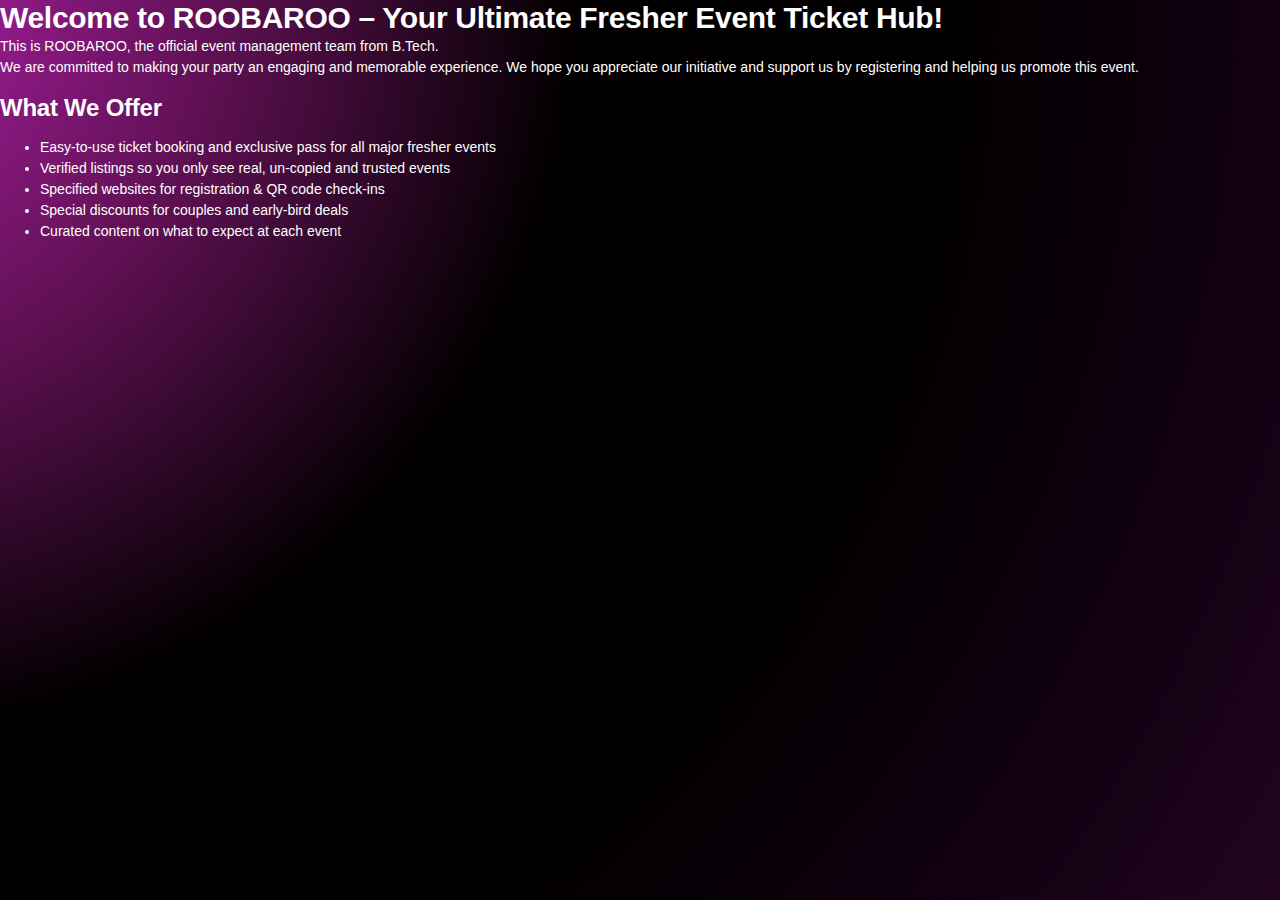
<file: index.html>
<!DOCTYPE html>
<html lang="en">
<head>
  <meta charset="UTF-8">
  <meta name="viewport" content="width=device-width, initial-scale=1.0">
  <title>ROOBAROO – Your Ultimate Fresher Event Ticket Hub!</title>
  <link rel="stylesheet" href="style.css">
</head>
<body>
  <h1>Welcome to ROOBAROO – Your Ultimate Fresher Event Ticket Hub!</h1>
  <p>This is ROOBAROO, the official event management team from B.Tech.<br>
  We are committed to making your party an engaging and memorable experience. We hope you appreciate our initiative and support us by registering and helping us promote this event.</p>
  <h2>What We Offer</h2>
  <ul>
    <li>Easy-to-use ticket booking and exclusive pass for all major fresher events</li>
    <li>Verified listings so you only see real, un-copied and trusted events</li>
    <li>Specified websites for registration & QR code check-ins</li>
    <li>Special discounts for couples and early-bird deals</li>
    <li>Curated content on what to expect at each event</li>
  </ul>
  <!-- Add div containers for pages, forms, etc. as coded in your JS -->
  <script src="app.js"></script>
</body>
</html>
</file>
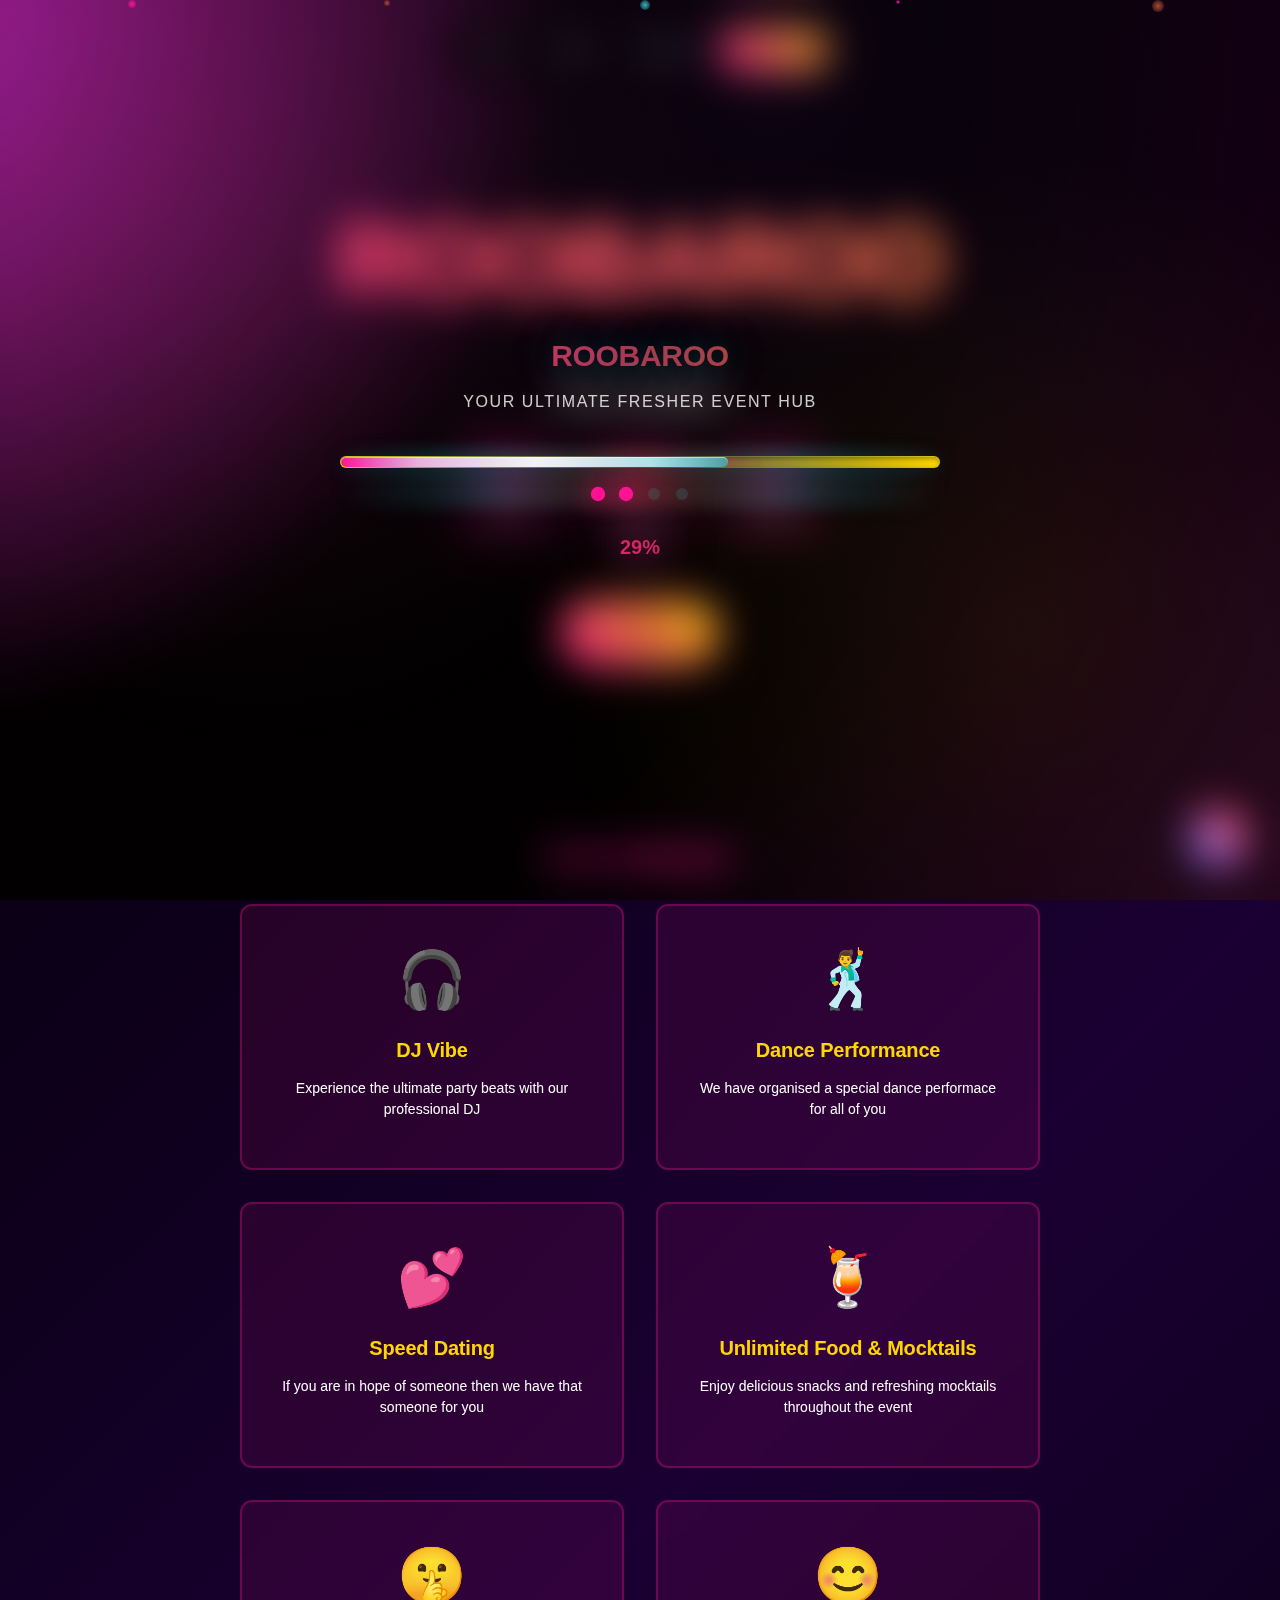
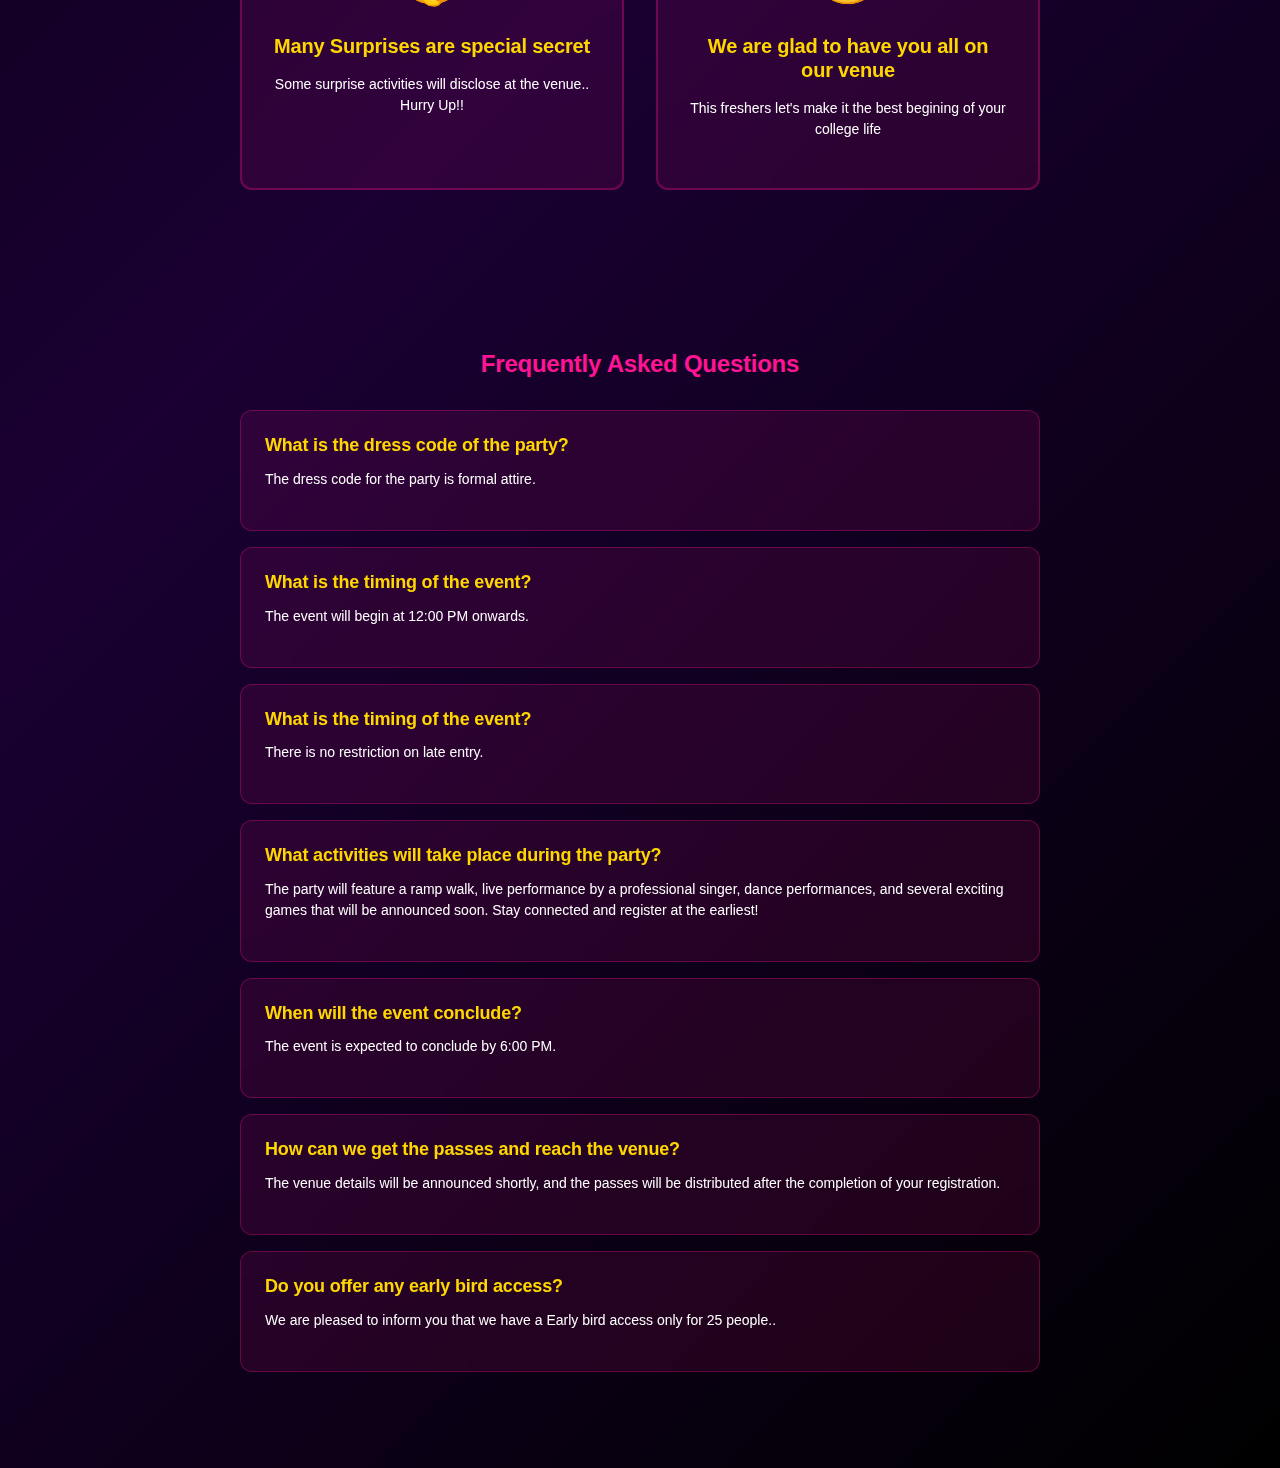
<file: index .html>
<!DOCTYPE html>
<html lang="en">
<head>
    <meta charset="UTF-8">
    <meta name="viewport" content="width=device-width, initial-scale=1.0">
    <title>ROOBAROO - Freshers' Party</title>
    <link rel="stylesheet" href="style.css">
</head>
<body>
    <!-- Cursor glow effect -->
   
    <!--  NEW enhanced loading screen structure -->
<div id="loading-screen" class="loading-screen">
    <!-- Enhanced Loading Particles -->
    <div class="loading-particles">
        <div class="particle"></div>
        <div class="particle"></div>
        <div class="particle"></div>
        <div class="particle"></div>
        <div class="particle"></div>
    </div>
    
    <div class="loading-container">
        <div class="loading-brand">
            <h1 class="loading-title">ROOBAROO</h1>
            <p class="loading-subtitle">Your Ultimate Fresher Event Hub</p>
        </div>
        
        <!-- Sexy Modern Loading Bar -->
        <div class="loading-bar-container">
            <!-- Neon Glow Effect Background -->
            <div class="loading-bar-glow"></div>
            
            <!-- Main Loading Bar Track -->
            <div class="loading-bar-track">
                <div id="loading-bar-fill" class="loading-bar-fill"></div>
            </div>
            
            <!-- Progress Indication Dots -->
            <div class="progress-dots">
                <div class="progress-dot"></div>
                <div class="progress-dot"></div>
                <div class="progress-dot"></div>
                <div class="progress-dot"></div>
            </div>
        </div>
        
        <!-- Enhanced Percentage Display -->
        <div id="loading-percentage" class="loading-percentage">0%</div>
    </div>
</div>

    <!-- Navigation Ribbon -->
    <nav class="nav-ribbon">
        <div class="nav-ribbon-container">
            <a href="#" class="nav-pill" data-page="home">Home</a>
            <a href="#" class="nav-pill" data-page="about">About</a>
            <a href="#" class="nav-pill" data-page="contact">Contact Us</a>
            <button class="nav-pill book-now-pill" data-page="registration">Book Now</button>
        </div>
    </nav>

    <!-- Instagram Button -->
    <div class="instagram-button">
        <a href="https://www.instagram.com/roobar.oo/" target="_blank">
            <svg viewBox="0 0 24 24" width="24" height="24">
                <path fill="currentColor" d="M12 2.163c3.204 0 3.584.012 4.85.07 3.252.148 4.771 1.691 4.919 4.919.058 1.265.069 1.645.069 4.849 0 3.205-.012 3.584-.069 4.849-.149 3.225-1.664 4.771-4.919 4.919-1.266.058-1.644.07-4.85.07-3.204 0-3.584-.012-4.849-.07-3.26-.149-4.771-1.699-4.919-4.92-.058-1.265-.07-1.644-.07-4.849 0-3.204.013-3.583.07-4.849.149-3.227 1.664-4.771 4.919-4.919 1.266-.057 1.645-.069 4.849-.069zm0-2.163c-3.259 0-3.667.014-4.947.072-4.358.2-6.78 2.618-6.98 6.98-.059 1.281-.073 1.689-.073 4.948 0 3.259.014 3.668.072 4.948.2 4.358 2.618 6.78 6.98 6.98 1.281.058 1.689.072 4.948.072 3.259 0 3.668-.014 4.948-.072 4.354-.2 6.782-2.618 6.979-6.98.059-1.28.073-1.689.073-4.948 0-3.259-.014-3.667-.072-4.947-.196-4.354-2.617-6.78-6.979-6.98-1.281-.059-1.69-.073-4.949-.073zm0 5.838c-3.403 0-6.162 2.759-6.162 6.162s2.759 6.163 6.162 6.163 6.162-2.759 6.162-6.163c0-3.403-2.759-6.162-6.162-6.162zm0 10.162c-2.209 0-4-1.79-4-4 0-2.209 1.791-4 4-4s4 1.791 4 4c0 2.21-1.791 4-4 4zm6.406-11.845c-.796 0-1.441.645-1.441 1.44s.645 1.44 1.441 1.44c.795 0 1.439-.645 1.439-1.44s-.644-1.44-1.439-1.44z"/>
            </svg>
        </a>
    </div>

    <!-- Page 1 - Home -->
    <div id="home" class="page active">
        <div class="hero-section">
            <h1 class="main-title">ROOBAROO</h1>
            <div class="countdown-container">
                <h2>Event Countdown</h2>
                <div class="countdown-timer" id="countdown-timer">
                    <div class="time-unit">
                        <span class="time-value" id="hours">00</span>
                        <span class="time-label">Hours</span>
                    </div>
                    <div class="time-unit">
                        <span class="time-value" id="minutes">00</span>
                        <span class="time-label">Minutes</span>
                    </div>
                    <div class="time-unit">
                        <span class="time-value" id="seconds">00</span>
                        <span class="time-label">Seconds</span>
                    </div>
                </div>
            </div>
            <button class="lets-go-btn" data-page="registration">LET'S GO!</button>
        </div>

        <div class="event-highlights">
            <h2>Event Highlights</h2>
            <div class="activities-grid">
                <div class="activity-card">
                    <div class="activity-icon">🎧</div>
                    <h3>DJ Vibe</h3>
                    <p>Experience the ultimate party beats with our professional DJ</p>
                </div>
                <div class="activity-card">
                    <div class="activity-icon">🕺</div> 
                    <h3>Dance Performance</h3>
                    <p>We have organised a special dance performace for all of you</p>

                </div>
                <div class="activity-card">
                    <div class="activity-icon">💕</div>
                        <h3>Speed Dating</h3>
                     <p>If you are in hope of someone then we have that someone for you</p>
                        
                    

                </div>
                <div class="activity-card">
                    <div class="activity-icon">🍹</div>
                    <h3>Unlimited Food & Mocktails</h3>
                    <p>Enjoy delicious snacks and refreshing mocktails throughout the event</p>
                </div>
                
                <div class="activity-card">
                    <div class="activity-icon">🤫</div>
                    <h3>Many Surprises are special secret</h3>
                    <p>Some surprise activities will disclose at the venue.. Hurry Up!!</p>
                </div>
                <div class="activity-card">
                    <div class="activity-icon">😊</div>
                    <h3>We are glad to have you all on our venue</h3>
                    <p>This freshers let's make it the best begining of your college life</p>
                </div>
            </div>
        </div>

        <div class="faq-section">
            <h2>Frequently Asked Questions</h2>
            <div class="faq-list">
                <div class="faq-item">
                    <h4>What is the dress code of the party?</h4>
                    <p>The dress code for the party is formal attire.</p>
                </div>
                <div class="faq-item">
                    <h4>What is the timing of the event?</h4>
                    <p>The event will begin at 12:00 PM onwards.</p>
                </div>
                <div class="faq-item">
                    <h4>What is the timing of the event?</h4>
                    <p>There is no restriction on late entry.</p>
                </div>
                <div class="faq-item">
                    <h4>What activities will take place during the party?</h4>
                    <p>The party will feature a ramp walk, live performance by a professional singer, dance performances, and several exciting games that will be announced soon. Stay connected and register at the earliest!</p>
                </div>
                <div class="faq-item">
                    <h4>When will the event conclude?</h4>
                    <p>The event is expected to conclude by 6:00 PM.</p>
                </div>
                <div class="faq-item">
                    <h4>How can we get the passes and reach the venue?</h4>
                    <p>The venue details will be announced shortly, and the passes will be distributed after the completion of your registration.</p>
                </div>
                 <div class="faq-item">
                    <h4>Do you offer any early bird access?</h4>
                    <p>We are pleased to inform you that we have a Early bird access only for 25 people..</p>
                </div>
            </div>
        </div>
    </div>

    <!-- Page 2 - About -->
    <div id="about" class="page">
        <div class="page-content">
            
            <div class="about-container">
        
                <h2>Welcome to ROOBAROO – Your Ultimate Fresher Event Ticket Hub!</h2>
                <h2>This is ROOBAROO, the official event management team from B.Tech. We are committed to making your party an engaging and memorable experience. We sincerely hope you appreciate our initiative and extend your support by registering and helping us promote this event.</h2>
                
                <div class="features-section">
                    <h3>What We Offer</h3>
                    <ul class="features-list">
                        <li>Easy-to-use ticket booking and exclusive pass for all major fresher events</li>
                        <li>Verified listings so you only see real,uncopied and trusted events</li>
                        <li>Specified websites for registration & QR code check-ins</li>
                        <li>Special discounts for couples and early-bird deals</li>
                        <li>Curated content on what to expect at each event</li>
                    </ul>
                </div>
                <div class="decorative-elements">
                    <div class="party-flag">🎌</div>
                    <div class="wine-glass">🍷</div>

                </div>
            </div>
        </div>
    </div>

    <!-- Page 3 - Contact -->
    <div id="contact" class="page">
        <div class="page-content">
            
            <div class="contact-container">
                <h2>Get in Touch with Us</h2>
                <div class="contact-info">
                    <div class="contact-item">
                        <strong>Email:</strong> events.roobaroo@gmail.com
                    </div>
                    <div class="contact-item">
                        <strong>Phone:</strong> +91-7011116088 - Sushant Singh Negi(host)
                    </div>
                    <div class="contact-item">
                        <strong>Instagram:</strong> @roobar.oo,
                         Click the instagram-button and follow us!!
                    </div>
                </div>
                <div class="musical-notes">
                    <div class="note">♪</div>
                    <div class="note">♫</div>
                    <div class="note">♪</div>
                </div>
            </div>
        </div>
    </div>

    <!-- Page 4 - Registration -->
    <div id="registration" class="page registration-page">
        <div class="stars-background"></div>
        <div class="page-content">
            
            <form id="registration-form" class="registration-form">
                <div class="form-group">
                    <label for="name" class="form-label">Name</label>
                    <input type="text" id="name" name="name" class="form-control" required>
                    <div class="error-message" id="name-error"></div>
                </div>
                
                <div class="form-group">
                    <label for="email" class="form-label">Email ID</label>
                    <input type="email" id="email" name="email" class="form-control" required>
                    <div class="error-message" id="email-error"></div>
                </div>
                
                <div class="form-group">
                    <label for="phone" class="form-label">Phone Number</label>
                    <input type="tel" id="phone" name="phone" class="form-control" required>
                    <div class="error-message" id="phone-error"></div>
                </div>
                
                <div class="form-group">
                    <label class="form-label">Status</label>
                    <div class="status-options">
                        <label class="status-option">
                            <input type="radio" name="status" value="single" required>
                            <span class="status-button">Single</span>
                        </label>
                        <label class="status-option">
                            <input type="radio" name="status" value="couple" required>
                            <span class="status-button">Couple</span>
                        </label>
                    </div>
                    <div class="error-message" id="status-error"></div>
                </div>
                
                <button type="submit" class="btn btn--primary registration-submit">Submit</button>
            </form>
        </div>
        <div id="success-popup" class="success-popup hidden">
            <p>Thank you for your successful registration</p>
        </div>
    </div>

    <!-- Page 5 - Payment -->
    <div id="payment" class="page payment-page">
        <div class="page-content">
            <h1>Payment</h1>
            <div class="payment-container">
                <div class="payment-section">
                    <h3>Section 1: Payment QR Code</h3>
                     <div class="price-display" id="price-display">₹799</div>
                    <div class="qr-section">
                        <div class="qr-code-large">
                                <img src="qr code.png" alt="qr code" style="width:200px; height:200px; border-radius:30px;"> 
                            
                                
                        </div>
                      
                        
                     </div>
                       
                    </div>
                </div>
                
                <div class="payment-section">
                    
            
                    
                    <h3>Section 2: Submit Transaction Proof</h3>
                    <div class="upload-section">
                        <label for="transaction-proof" class="upload-label">
                            Submit the transaction proof here
                        </label>
                        <input type="file" id="transaction-proof" accept="image/*" class="file-input">
                        <button id="complete-payment" class="btn btn--primary">Complete Payment</button>
                    </div>
                </div>
            </div>
        </div>
        <div id="payment-success" class="payment-success hidden">
            <div class="fireworks"></div>
            <div class="success-message">
                <p>Thank You for your registration. Your pass is waiting for you. Collect it from 303. Or contact to any 2nd year btech  batch</p>
            </div>
        </div>
    </div>

    <script src="app.js"></script>
</body>
</html>
</file>
<file: style.css>
:root {
  /* Primitive Color Tokens */
  --color-white: rgba(255, 255, 255, 1);
  --color-black: rgba(0, 0, 0, 1);
  --color-cream-50: rgba(252, 252, 249, 1);
  --color-cream-100: rgba(255, 255, 253, 1);
  --color-gray-200: rgba(245, 245, 245, 1);
  --color-gray-300: rgba(167, 169, 169, 1);
  --color-gray-400: rgba(119, 124, 124, 1);
  --color-slate-500: rgba(98, 108, 113, 1);
  --color-brown-600: rgba(94, 82, 64, 1);
  --color-charcoal-700: rgba(31, 33, 33, 1);
  --color-charcoal-800: rgba(38, 40, 40, 1);
  --color-slate-900: rgba(19, 52, 59, 1);
  --color-teal-300: rgba(50, 184, 198, 1);
  --color-teal-400: rgba(45, 166, 178, 1);
  --color-teal-500: rgba(33, 128, 141, 1);
  --color-teal-600: rgba(29, 116, 128, 1);
  --color-teal-700: rgba(26, 104, 115, 1);
  --color-teal-800: rgba(41, 150, 161, 1);
  --color-red-400: rgba(255, 84, 89, 1);
  --color-red-500: rgba(192, 21, 47, 1);
  --color-orange-400: rgba(230, 129, 97, 1);
  --color-orange-500: rgba(168, 75, 47, 1);

  /* RGB versions for opacity control */
  --color-brown-600-rgb: 94, 82, 64;
  --color-teal-500-rgb: 33, 128, 141;
  --color-slate-900-rgb: 19, 52, 59;
  --color-slate-500-rgb: 98, 108, 113;
  --color-red-500-rgb: 192, 21, 47;
  --color-red-400-rgb: 255, 84, 89;
  --color-orange-500-rgb: 168, 75, 47;
  --color-orange-400-rgb: 230, 129, 97;

  /* Background color tokens (Light Mode) */
  --color-bg-1: rgba(59, 130, 246, 0.08); /* Light blue */
  --color-bg-2: rgba(245, 158, 11, 0.08); /* Light yellow */
  --color-bg-3: rgba(34, 197, 94, 0.08); /* Light green */
  --color-bg-4: rgba(239, 68, 68, 0.08); /* Light red */
  --color-bg-5: rgba(147, 51, 234, 0.08); /* Light purple */
  --color-bg-6: rgba(249, 115, 22, 0.08); /* Light orange */
  --color-bg-7: rgba(236, 72, 153, 0.08); /* Light pink */
  --color-bg-8: rgba(6, 182, 212, 0.08); /* Light cyan */

  /* Semantic Color Tokens (Light Mode) */
  --color-background: var(--color-cream-50);
  --color-surface: var(--color-cream-100);
  --color-text: var(--color-slate-900);
  --color-text-secondary: var(--color-slate-500);
  --color-primary: var(--color-teal-500);
  --color-primary-hover: var(--color-teal-600);
  --color-primary-active: var(--color-teal-700);
  --color-secondary: rgba(var(--color-brown-600-rgb), 0.12);
  --color-secondary-hover: rgba(var(--color-brown-600-rgb), 0.2);
  --color-secondary-active: rgba(var(--color-brown-600-rgb), 0.25);
  --color-border: rgba(var(--color-brown-600-rgb), 0.2);
  --color-btn-primary-text: var(--color-cream-50);
  --color-card-border: rgba(var(--color-brown-600-rgb), 0.12);
  --color-card-border-inner: rgba(var(--color-brown-600-rgb), 0.12);
  --color-error: var(--color-red-500);
  --color-success: var(--color-teal-500);
  --color-warning: var(--color-orange-500);
  --color-info: var(--color-slate-500);
  --color-focus-ring: rgba(var(--color-teal-500-rgb), 0.4);
  --color-select-caret: rgba(var(--color-slate-900-rgb), 0.8);

  /* Common style patterns */
  --focus-ring: 0 0 0 3px var(--color-focus-ring);
  --focus-outline: 2px solid var(--color-primary);
  --status-bg-opacity: 0.15;
  --status-border-opacity: 0.25;
  --select-caret-light: url("data:image/svg+xml,%3Csvg xmlns='http://www.w3.org/2000/svg' width='16' height='16' viewBox='0 0 24 24' fill='none' stroke='%23134252' stroke-width='2' stroke-linecap='round' stroke-linejoin='round'%3E%3Cpolyline points='6 9 12 15 18 9'%3E%3C/polyline%3E%3C/svg%3E");
  --select-caret-dark: url("data:image/svg+xml,%3Csvg xmlns='http://www.w3.org/2000/svg' width='16' height='16' viewBox='0 0 24 24' fill='none' stroke='%23f5f5f5' stroke-width='2' stroke-linecap='round' stroke-linejoin='round'%3E%3Cpolyline points='6 9 12 15 18 9'%3E%3C/polyline%3E%3C/svg%3E");

  /* RGB versions for opacity control */
  --color-success-rgb: 33, 128, 141;
  --color-error-rgb: 192, 21, 47;
  --color-warning-rgb: 168, 75, 47;
  --color-info-rgb: 98, 108, 113;

  /* Typography */
  --font-family-base: "FKGroteskNeue", "Geist", "Inter", -apple-system,
    BlinkMacSystemFont, "Segoe UI", Roboto, sans-serif;
  --font-family-mono: "Berkeley Mono", ui-monospace, SFMono-Regular, Menlo,
    Monaco, Consolas, monospace;
  --font-size-xs: 11px;
  --font-size-sm: 12px;
  --font-size-base: 14px;
  --font-size-md: 14px;
  --font-size-lg: 16px;
  --font-size-xl: 18px;
  --font-size-2xl: 20px;
  --font-size-3xl: 24px;
  --font-size-4xl: 30px;
  --font-weight-normal: 400;
  --font-weight-medium: 500;
  --font-weight-semibold: 550;
  --font-weight-bold: 600;
  --line-height-tight: 1.2;
  --line-height-normal: 1.5;
  --letter-spacing-tight: -0.01em;

  /* Spacing */
  --space-0: 0;
  --space-1: 1px;
  --space-2: 2px;
  --space-4: 4px;
  --space-6: 6px;
  --space-8: 8px;
  --space-10: 10px;
  --space-12: 12px;
  --space-16: 16px;
  --space-20: 20px;
  --space-24: 24px;
  --space-32: 32px;

  /* Border Radius */
  --radius-sm: 6px;
  --radius-base: 8px;
  --radius-md: 10px;
  --radius-lg: 12px;
  --radius-full: 9999px;

  /* Shadows */
  --shadow-xs: 0 1px 2px rgba(0, 0, 0, 0.02);
  --shadow-sm: 0 1px 3px rgba(0, 0, 0, 0.04), 0 1px 2px rgba(0, 0, 0, 0.02);
  --shadow-md: 0 4px 6px -1px rgba(0, 0, 0, 0.04),
    0 2px 4px -1px rgba(0, 0, 0, 0.02);
  --shadow-lg: 0 10px 15px -3px rgba(0, 0, 0, 0.04),
    0 4px 6px -2px rgba(0, 0, 0, 0.02);
  --shadow-inset-sm: inset 0 1px 0 rgba(255, 255, 255, 0.15),
    inset 0 -1px 0 rgba(0, 0, 0, 0.03);

  /* Animation */
  --duration-fast: 150ms;
  --duration-normal: 250ms;
  --ease-standard: cubic-bezier(0.16, 1, 0.3, 1);

  /* Layout */
  --container-sm: 640px;
  --container-md: 768px;
  --container-lg: 1024px;
  --container-xl: 1280px;
}

/* Dark mode colors */
@media (prefers-color-scheme: dark) {
  :root {
    /* RGB versions for opacity control (Dark Mode) */
    --color-gray-400-rgb: 119, 124, 124;
    --color-teal-300-rgb: 50, 184, 198;
    --color-gray-300-rgb: 167, 169, 169;
    --color-gray-200-rgb: 245, 245, 245;

    /* Background color tokens (Dark Mode) */
    --color-bg-1: rgba(29, 78, 216, 0.15); /* Dark blue */
    --color-bg-2: rgba(180, 83, 9, 0.15); /* Dark yellow */
    --color-bg-3: rgba(21, 128, 61, 0.15); /* Dark green */
    --color-bg-4: rgba(185, 28, 28, 0.15); /* Dark red */
    --color-bg-5: rgba(107, 33, 168, 0.15); /* Dark purple */
    --color-bg-6: rgba(194, 65, 12, 0.15); /* Dark orange */
    --color-bg-7: rgba(190, 24, 93, 0.15); /* Dark pink */
    --color-bg-8: rgba(8, 145, 178, 0.15); /* Dark cyan */

    /* Semantic Color Tokens (Dark Mode) */
    --color-background: var(--color-charcoal-700);
    --color-surface: var(--color-charcoal-800);
    --color-text: var(--color-gray-200);
    --color-text-secondary: rgba(var(--color-gray-300-rgb), 0.7);
    --color-primary: var(--color-teal-300);
    --color-primary-hover: var(--color-teal-400);
    --color-primary-active: var(--color-teal-800);
    --color-secondary: rgba(var(--color-gray-400-rgb), 0.15);
    --color-secondary-hover: rgba(var(--color-gray-400-rgb), 0.25);
    --color-secondary-active: rgba(var(--color-gray-400-rgb), 0.3);
    --color-border: rgba(var(--color-gray-400-rgb), 0.3);
    --color-error: var(--color-red-400);
    --color-success: var(--color-teal-300);
    --color-warning: var(--color-orange-400);
    --color-info: var(--color-gray-300);
    --color-focus-ring: rgba(var(--color-teal-300-rgb), 0.4);
    --color-btn-primary-text: var(--color-slate-900);
    --color-card-border: rgba(var(--color-gray-400-rgb), 0.2);
    --color-card-border-inner: rgba(var(--color-gray-400-rgb), 0.15);
    --shadow-inset-sm: inset 0 1px 0 rgba(255, 255, 255, 0.1),
      inset 0 -1px 0 rgba(0, 0, 0, 0.15);
    --button-border-secondary: rgba(var(--color-gray-400-rgb), 0.2);
    --color-border-secondary: rgba(var(--color-gray-400-rgb), 0.2);
    --color-select-caret: rgba(var(--color-gray-200-rgb), 0.8);

    /* Common style patterns - updated for dark mode */
    --focus-ring: 0 0 0 3px var(--color-focus-ring);
    --focus-outline: 2px solid var(--color-primary);
    --status-bg-opacity: 0.15;
    --status-border-opacity: 0.25;
    --select-caret-light: url("data:image/svg+xml,%3Csvg xmlns='http://www.w3.org/2000/svg' width='16' height='16' viewBox='0 0 24 24' fill='none' stroke='%23134252' stroke-width='2' stroke-linecap='round' stroke-linejoin='round'%3E%3Cpolyline points='6 9 12 15 18 9'%3E%3C/polyline%3E%3C/svg%3E");
    --select-caret-dark: url("data:image/svg+xml,%3Csvg xmlns='http://www.w3.org/2000/svg' width='16' height='16' viewBox='0 0 24 24' fill='none' stroke='%23f5f5f5' stroke-width='2' stroke-linecap='round' stroke-linejoin='round'%3E%3Cpolyline points='6 9 12 15 18 9'%3E%3C/polyline%3E%3C/svg%3E");

    /* RGB versions for dark mode */
    --color-success-rgb: var(--color-teal-300-rgb);
    --color-error-rgb: var(--color-red-400-rgb);
    --color-warning-rgb: var(--color-orange-400-rgb);
    --color-info-rgb: var(--color-gray-300-rgb);
  }
}

/* Data attribute for manual theme switching */
[data-color-scheme="dark"] {
  /* RGB versions for opacity control (dark mode) */
  --color-gray-400-rgb: 119, 124, 124;
  --color-teal-300-rgb: 50, 184, 198;
  --color-gray-300-rgb: 167, 169, 169;
  --color-gray-200-rgb: 245, 245, 245;

  /* Colorful background palette - Dark Mode */
  --color-bg-1: rgba(29, 78, 216, 0.15); /* Dark blue */
  --color-bg-2: rgba(180, 83, 9, 0.15); /* Dark yellow */
  --color-bg-3: rgba(21, 128, 61, 0.15); /* Dark green */
  --color-bg-4: rgba(185, 28, 28, 0.15); /* Dark red */
  --color-bg-5: rgba(107, 33, 168, 0.15); /* Dark purple */
  --color-bg-6: rgba(194, 65, 12, 0.15); /* Dark orange */
  --color-bg-7: rgba(190, 24, 93, 0.15); /* Dark pink */
  --color-bg-8: rgba(8, 145, 178, 0.15); /* Dark cyan */

  /* Semantic Color Tokens (Dark Mode) */
  --color-background: var(--color-charcoal-700);
  --color-surface: var(--color-charcoal-800);
  --color-text: var(--color-gray-200);
  --color-text-secondary: rgba(var(--color-gray-300-rgb), 0.7);
  --color-primary: var(--color-teal-300);
  --color-primary-hover: var(--color-teal-400);
  --color-primary-active: var(--color-teal-800);
  --color-secondary: rgba(var(--color-gray-400-rgb), 0.15);
  --color-secondary-hover: rgba(var(--color-gray-400-rgb), 0.25);
  --color-secondary-active: rgba(var(--color-gray-400-rgb), 0.3);
  --color-border: rgba(var(--color-gray-400-rgb), 0.3);
  --color-error: var(--color-red-400);
  --color-success: var(--color-teal-300);
  --color-warning: var(--color-orange-400);
  --color-info: var(--color-gray-300);
  --color-focus-ring: rgba(var(--color-teal-300-rgb), 0.4);
  --color-btn-primary-text: var(--color-slate-900);
  --color-card-border: rgba(var(--color-gray-400-rgb), 0.15);
  --color-card-border-inner: rgba(var(--color-gray-400-rgb), 0.15);
  --shadow-inset-sm: inset 0 1px 0 rgba(255, 255, 255, 0.1),
    inset 0 -1px 0 rgba(0, 0, 0, 0.15);
  --color-border-secondary: rgba(var(--color-gray-400-rgb), 0.2);
  --color-select-caret: rgba(var(--color-gray-200-rgb), 0.8);

  /* Common style patterns - updated for dark mode */
  --focus-ring: 0 0 0 3px var(--color-focus-ring);
  --focus-outline: 2px solid var(--color-primary);
  --status-bg-opacity: 0.15;
  --status-border-opacity: 0.25;
  --select-caret-light: url("data:image/svg+xml,%3Csvg xmlns='http://www.w3.org/2000/svg' width='16' height='16' viewBox='0 0 24 24' fill='none' stroke='%23134252' stroke-width='2' stroke-linecap='round' stroke-linejoin='round'%3E%3Cpolyline points='6 9 12 15 18 9'%3E%3C/polyline%3E%3C/svg%3E");
  --select-caret-dark: url("data:image/svg+xml,%3Csvg xmlns='http://www.w3.org/2000/svg' width='16' height='16' viewBox='0 0 24 24' fill='none' stroke='%23f5f5f5' stroke-width='2' stroke-linecap='round' stroke-linejoin='round'%3E%3Cpolyline points='6 9 12 15 18 9'%3E%3C/polyline%3E%3C/svg%3E");

  /* RGB versions for dark mode */
  --color-success-rgb: var(--color-teal-300-rgb);
  --color-error-rgb: var(--color-red-400-rgb);
  --color-warning-rgb: var(--color-orange-400-rgb);
  --color-info-rgb: var(--color-gray-300-rgb);
}

[data-color-scheme="light"] {
  /* RGB versions for opacity control (light mode) */
  --color-brown-600-rgb: 94, 82, 64;
  --color-teal-500-rgb: 33, 128, 141;
  --color-slate-900-rgb: 19, 52, 59;

  /* Semantic Color Tokens (Light Mode) */
  --color-background: var(--color-cream-50);
  --color-surface: var(--color-cream-100);
  --color-text: var(--color-slate-900);
  --color-text-secondary: var(--color-slate-500);
  --color-primary: var(--color-teal-500);
  --color-primary-hover: var(--color-teal-600);
  --color-primary-active: var(--color-teal-700);
  --color-secondary: rgba(var(--color-brown-600-rgb), 0.12);
  --color-secondary-hover: rgba(var(--color-brown-600-rgb), 0.2);
  --color-secondary-active: rgba(var(--color-brown-600-rgb), 0.25);
  --color-border: rgba(var(--color-brown-600-rgb), 0.2);
  --color-btn-primary-text: var(--color-cream-50);
  --color-card-border: rgba(var(--color-brown-600-rgb), 0.12);
  --color-card-border-inner: rgba(var(--color-brown-600-rgb), 0.12);
  --color-error: var(--color-red-500);
  --color-success: var(--color-teal-500);
  --color-warning: var(--color-orange-500);
  --color-info: var(--color-slate-500);
  --color-focus-ring: rgba(var(--color-teal-500-rgb), 0.4);

  /* RGB versions for light mode */
  --color-success-rgb: var(--color-teal-500-rgb);
  --color-error-rgb: var(--color-red-500-rgb);
  --color-warning-rgb: var(--color-orange-500-rgb);
  --color-info-rgb: var(--color-slate-500-rgb);
}

/* Base styles */
html {
  font-size: var(--font-size-base);
  font-family: var(--font-family-base);
  line-height: var(--line-height-normal);
  color: var(--color-text);
  background-color: var(--color-background);
  -webkit-font-smoothing: antialiased;
  box-sizing: border-box;
}

body {
  margin: 0;
  padding: 0;
}

*,
*::before,
*::after {
  box-sizing: inherit;
}

.loading-screen {
    position: fixed;
    top: 0;
    left: 0;
    width: 100vw;
    height: 100vh;
    background: linear-gradient(135deg, var(--color-background) 0%, var(--color-charcoal-700) 30%, var(--color-slate-900) 70%, var(--color-background) 100%);
    display: flex;
    justify-content: center;
    align-items: center;
    z-index: 10000;
    transition: all 1.2s var(--ease-standard);
    backdrop-filter: blur(var(--space-20));
    overflow: hidden;
}

.loading-screen::before {
    content: '';
    position: absolute;
    top: 0;
    left: 0;
    right: 0;
    bottom: 0;
    background: 
        radial-gradient(circle at 20% 30%, var(--color-bg-7) 0%, transparent 40%),
        radial-gradient(circle at 80% 70%, var(--color-bg-2) 0%, transparent 40%),
        radial-gradient(circle at 60% 10%, var(--color-bg-5) 0%, transparent 50%);
    animation: backgroundPulse 4s ease-in-out infinite alternate;
}

.loading-screen.hidden {
    opacity: 0;
    pointer-events: none;
    transform: scale(1.05);
}

/* Enhanced Loading Container */
.loading-container {
    text-align: center;
    position: relative;
    max-width: 600px;
    width: 90%;
    z-index: 2;
}

.loading-brand {
    margin-bottom: var(--space-32);
    margin-bottom: 3rem;
    animation: brandEntrance 1.5s var(--ease-standard);
}

.loading-title {
    font-size: clamp(var(--font-size-3xl), 7vw, var(--font-size-4xl));
    font-weight: var(--font-weight-bold);
    font-family: var(--font-family-base);
    background: linear-gradient(45deg, 
        var(--color-primary) 0%, 
        var(--color-warning) 25%, 
        var(--color-teal-300) 50%, 
        var(--color-primary) 75%, 
        var(--color-warning) 100%);
    background-size: 400% 400%;
    -webkit-background-clip: text;
    -webkit-text-fill-color: transparent;
    background-clip: text;
    animation: 
        gradientFlow 3s ease-in-out infinite,
        textPulse 2s ease-in-out infinite alternate;
    margin-bottom: var(--space-16);
    letter-spacing: var(--letter-spacing-tight);
    text-shadow: 
        0 0 var(--space-32) rgba(var(--color-primary-rgb, 33, 128, 141), 0.5),
        0 0 60px rgba(var(--color-primary-rgb, 33, 128, 141), 0.3),
        0 0 90px rgba(var(--color-primary-rgb, 33, 128, 141), 0.2);
}

.loading-subtitle {
    font-size: var(--font-size-lg);
    color: var(--color-text-secondary);
    font-weight: var(--font-weight-medium);
    font-family: var(--font-family-base);
    letter-spacing: 0.1em;
    text-transform: uppercase;
    animation: subtitleGlow 3s ease-in-out infinite alternate;
    margin-bottom: var(--space-32);
}

/* ===== SEXY MODERN LOADING BAR ===== */
.loading-bar-container {
    position: relative;
    margin: var(--space-32) 0;
    animation: containerEntrance 1.2s var(--ease-standard) 0.8s both;
}

/* Main Loading Bar Track */
.loading-bar-track {
    width: 100%;
    height: var(--space-12);
    background: linear-gradient(90deg, 
        var(--color-secondary) 0%,
        rgba(var(--color-primary-rgb, 33, 128, 141), 0.1) 50%,
        var(--color-secondary) 100%);
    border-radius: var(--radius-full);
    overflow: hidden;
    position: relative;
    backdrop-filter: blur(var(--space-10));
    border: var(--space-1) solid rgba(var(--color-primary-rgb, 33, 128, 141), 0.2);
    box-shadow: 
        inset 0 var(--space-2) var(--space-4) rgba(0, 0, 0, 0.3),
        0 0 var(--space-20) rgba(var(--color-primary-rgb, 33, 128, 141), 0.2);
}

/* Sexy Animated Fill */
.loading-bar-fill {
    height: 100%;
    width: 0%;
    background: linear-gradient(90deg, 
        var(--color-primary) 0%,
        var(--color-teal-300) 20%,
        var(--color-warning) 40%,
        var(--color-teal-400) 60%,
        var(--color-primary) 80%,
        var(--color-warning) 100%);
    background-size: 400% 100%;
    border-radius: var(--radius-full);
    position: relative;
    transition: width 0.4s var(--ease-standard);
    animation: 
        fillShimmer 2s linear infinite,
        fillPulse 1.5s ease-in-out infinite alternate;
    box-shadow: 
        0 0 var(--space-20) rgba(var(--color-primary-rgb, 33, 128, 141), 0.8),
        0 0 var(--space-32) rgba(var(--color-primary-rgb, 33, 128, 141), 0.6),
        0 0 60px rgba(var(--color-primary-rgb, 33, 128, 141), 0.4),
        inset 0 var(--space-1) 0 rgba(255, 255, 255, 0.4);
}

/* Glossy Overlay Effect */
.loading-bar-fill::before {
    content: '';
    position: absolute;
    top: 0;
    left: 0;
    right: 0;
    bottom: 0;
    background: linear-gradient(90deg, 
        transparent 0%,
        rgba(255, 255, 255, 0.6) 20%,
        rgba(255, 255, 255, 0.9) 50%,
        rgba(255, 255, 255, 0.6) 80%,
        transparent 100%);
    border-radius: var(--radius-full);
    animation: gloss 2.5s ease-in-out infinite;
}

/* Neon Glow Effect */
.loading-bar-glow {
    position: absolute;
    top: calc(-1 * var(--space-8));
    left: calc(-1 * var(--space-4));
    right: calc(-1 * var(--space-4));
    bottom: calc(-1 * var(--space-8));
    background: linear-gradient(90deg, 
        transparent,
        rgba(var(--color-primary-rgb, 33, 128, 141), 0.3),
        rgba(var(--color-warning-rgb, 168, 75, 47), 0.3),
        rgba(var(--color-primary-rgb, 33, 128, 141), 0.3),
        transparent);
    border-radius: var(--radius-full);
    animation: 
        glowPulse 2s ease-in-out infinite alternate,
        glowShift 3s linear infinite;
    filter: blur(var(--space-8));
}

/* Enhanced Percentage Display */
.loading-percentage {
    margin-top: var(--space-20);
    font-size: var(--font-size-2xl);
    font-weight: var(--font-weight-bold);
    font-family: var(--font-family-base);
    background: linear-gradient(45deg, var(--color-primary), var(--color-warning));
    -webkit-background-clip: text;
    -webkit-text-fill-color: transparent;
    background-clip: text;
    text-shadow: 
        0 0 var(--space-32) rgba(var(--color-primary-rgb, 33, 128, 141), 0.8),
        0 0 60px rgba(var(--color-primary-rgb, 33, 128, 141), 0.5);
    font-feature-settings: 'tnum';
    animation: 
        percentGlow 2s ease-in-out infinite alternate,
        percentBounce 0.6s ease-out;
    filter: drop-shadow(0 0 var(--space-20) rgba(var(--color-primary-rgb, 33, 128, 141), 0.5));
}

/* Enhanced Loading Particles */
.loading-particles {
    position: absolute;
    top: 0;
    left: 0;
    width: 100%;
    height: 100%;
    pointer-events: none;
    overflow: hidden;
}

.particle {
    position: absolute;
    border-radius: var(--radius-full);
    pointer-events: none;
}

/* Party-themed particles */
.particle:nth-child(1) {
    width: var(--space-8);
    height: var(--space-8);
    background: radial-gradient(circle, var(--color-primary), transparent);
    left: 10%;
    animation: particleFloat1 8s linear infinite;
}

.particle:nth-child(2) {
    width: var(--space-6);
    height: var(--space-6);
    background: radial-gradient(circle, var(--color-warning), transparent);
    left: 30%;
    animation: particleFloat2 10s linear infinite 1s;
}

.particle:nth-child(3) {
    width: var(--space-10);
    height: var(--space-10);
    background: radial-gradient(circle, var(--color-teal-300), transparent);
    left: 50%;
    animation: particleFloat3 7s linear infinite 2s;
}

.particle:nth-child(4) {
    width: var(--space-4);
    height: var(--space-4);
    background: radial-gradient(circle, var(--color-primary), transparent);
    left: 70%;
    animation: particleFloat4 9s linear infinite 3s;
}

.particle:nth-child(5) {
    width: var(--space-12);
    height: var(--space-12);
    background: radial-gradient(circle, var(--color-warning), transparent);
    left: 90%;
    animation: particleFloat5 6s linear infinite 4s;
}

/* Progress Indication Dots */
.progress-dots {
    display: flex;
    justify-content: center;
    gap: var(--space-16);
    margin-top: var(--space-20);
}

.progress-dot {
    width: var(--space-12);
    height: var(--space-12);
    border-radius: var(--radius-full);
    background: rgba(var(--color-primary-rgb, 33, 128, 141), 0.3);
    animation: dotPulse 1.5s ease-in-out infinite;
}

.progress-dot:nth-child(1) { animation-delay: 0s; }
.progress-dot:nth-child(2) { animation-delay: 0.3s; }
.progress-dot:nth-child(3) { animation-delay: 0.6s; }
.progress-dot:nth-child(4) { animation-delay: 0.9s; }

/* ===== ANIMATIONS ===== */
@keyframes backgroundPulse {
    0% { opacity: 0.8; }
    100% { opacity: 1; }
}

@keyframes brandEntrance {
    0% {
        opacity: 0;
        transform: translateY(var(--space-32)) scale(0.8);
    }
    100% {
        opacity: 1;
        transform: translateY(0) scale(1);
    }
}

@keyframes gradientFlow {
    0%, 100% { background-position: 0% 50%; }
    50% { background-position: 100% 50%; }
}

@keyframes textPulse {
    0% { 
        text-shadow: 
            0 0 var(--space-32) rgba(var(--color-primary-rgb, 33, 128, 141), 0.5),
            0 0 60px rgba(var(--color-primary-rgb, 33, 128, 141), 0.3),
            0 0 90px rgba(var(--color-primary-rgb, 33, 128, 141), 0.2);
    }
    100% { 
        text-shadow: 
            0 0 40px rgba(var(--color-primary-rgb, 33, 128, 141), 0.8),
            0 0 80px rgba(var(--color-primary-rgb, 33, 128, 141), 0.5),
            0 0 120px rgba(var(--color-primary-rgb, 33, 128, 141), 0.3);
    }
}

@keyframes subtitleGlow {
    0% { 
        color: var(--color-text-secondary);
        text-shadow: 0 0 var(--space-20) rgba(var(--color-primary-rgb, 33, 128, 141), 0.3);
    }
    100% { 
        color: var(--color-text);
        text-shadow: 0 0 var(--space-32) rgba(var(--color-primary-rgb, 33, 128, 141), 0.6);
    }
}

@keyframes containerEntrance {
    0% {
        opacity: 0;
        transform: translateY(var(--space-32));
    }
    100% {
        opacity: 1;
        transform: translateY(0);
    }
}

@keyframes fillShimmer {
    0% { background-position: 0% 50%; }
    100% { background-position: 400% 50%; }
}

@keyframes fillPulse {
    0% { 
        box-shadow: 
            0 0 var(--space-20) rgba(var(--color-primary-rgb, 33, 128, 141), 0.8),
            0 0 var(--space-32) rgba(var(--color-primary-rgb, 33, 128, 141), 0.6),
            0 0 60px rgba(var(--color-primary-rgb, 33, 128, 141), 0.4);
    }
    100% { 
        box-shadow: 
            0 0 var(--space-32) rgba(var(--color-primary-rgb, 33, 128, 141), 1),
            0 0 60px rgba(var(--color-primary-rgb, 33, 128, 141), 0.8),
            0 0 90px rgba(var(--color-primary-rgb, 33, 128, 141), 0.6);
    }
}

@keyframes gloss {
    0%, 100% { 
        transform: translateX(-100%) skewX(-20deg);
        opacity: 0;
    }
    50% { 
        transform: translateX(200%) skewX(-20deg);
        opacity: 1;
    }
}

@keyframes glowPulse {
    0% { opacity: 0.5; }
    100% { opacity: 1; }
}

@keyframes glowShift {
    0% { background-position: 0% 50%; }
    100% { background-position: 200% 50%; }
}

@keyframes percentGlow {
    0% { 
        text-shadow: 0 0 var(--space-32) rgba(var(--color-primary-rgb, 33, 128, 141), 0.8);
        filter: drop-shadow(0 0 var(--space-20) rgba(var(--color-primary-rgb, 33, 128, 141), 0.5));
    }
    100% { 
        text-shadow: 0 0 50px rgba(var(--color-primary-rgb, 33, 128, 141), 1);
        filter: drop-shadow(0 0 var(--space-32) rgba(var(--color-primary-rgb, 33, 128, 141), 0.8));
    }
}

@keyframes percentBounce {
    0% { transform: scale(0.8); }
    50% { transform: scale(1.1); }
    100% { transform: scale(1); }
}

/* Particle Animations */
@keyframes particleFloat1 {
    0% { transform: translateY(100vh) rotate(0deg); opacity: 0; }
    10% { opacity: 1; }
    90% { opacity: 1; }
    100% { transform: translateY(-10vh) rotate(360deg); opacity: 0; }
}

@keyframes particleFloat2 {
    0% { transform: translateY(100vh) rotate(0deg); opacity: 0; }
    15% { opacity: 1; }
    85% { opacity: 1; }
    100% { transform: translateY(-10vh) rotate(-360deg); opacity: 0; }
}

@keyframes particleFloat3 {
    0% { transform: translateY(100vh) rotate(0deg); opacity: 0; }
    20% { opacity: 1; }
    80% { opacity: 1; }
    100% { transform: translateY(-10vh) rotate(180deg); opacity: 0; }
}

@keyframes particleFloat4 {
    0% { transform: translateY(100vh) rotate(0deg); opacity: 0; }
    12% { opacity: 1; }
    88% { opacity: 1; }
    100% { transform: translateY(-10vh) rotate(-180deg); opacity: 0; }
}

@keyframes particleFloat5 {
    0% { transform: translateY(100vh) rotate(0deg); opacity: 0; }
    8% { opacity: 1; }
    92% { opacity: 1; }
    100% { transform: translateY(-10vh) rotate(270deg); opacity: 0; }
}

@keyframes dotPulse {
    0%, 100% {
        background: rgba(var(--color-primary-rgb, 33, 128, 141), 0.3);
        transform: scale(1);
    }
    50% {
        background: var(--color-primary);
        transform: scale(1.2);
        box-shadow: 0 0 var(--space-20) rgba(var(--color-primary-rgb, 33, 128, 141), 0.8);
    }
}

/* Mobile Responsiveness */
@media (max-width: 768px) {
    .loading-title {
        font-size: var(--font-size-3xl);
    }
    
    .loading-percentage {
        font-size: var(--font-size-xl);
    }
    
    .loading-bar-track {
        height: var(--space-10);
    }
    
    .particle {
        display: none;
    }
}

@media (max-width: 480px) {
    .loading-container {
        width: 95%;
    }
    
    .loading-title {
        font-size: var(--font-size-2xl);
    }
    
    .loading-subtitle {
        font-size: var(--font-size-sm);
    }
    
    .loading-percentage {
        font-size: var(--font-size-lg);
    }
    
    .loading-bar-track {
        height: var(--space-8);
    }
    
    .progress-dots {
        gap: var(--space-8);
    }
    
    .progress-dot {
        width: var(--space-8);
        height: var(--space-8);
    }
}
/* Typography */
h1,
h2,
h3,
h4,
h5,
h6 {
  margin: 0;
  font-weight: var(--font-weight-semibold);
  line-height: var(--line-height-tight);
  color: var(--color-text);
  letter-spacing: var(--letter-spacing-tight);
}

h1 {
  font-size: var(--font-size-4xl);
}
h2 {
  font-size: var(--font-size-3xl);
}
h3 {
  font-size: var(--font-size-2xl);
}
h4 {
  font-size: var(--font-size-xl);
}
h5 {
  font-size: var(--font-size-lg);
}
h6 {
  font-size: var(--font-size-md);
}

p {
  margin: 0 0 var(--space-16) 0;
}

a {
  color: var(--color-primary);
  text-decoration: none;
  transition: color var(--duration-fast) var(--ease-standard);
}

a:hover {
  color: var(--color-primary-hover);
}

code,
pre {
  font-family: var(--font-family-mono);
  font-size: calc(var(--font-size-base) * 0.95);
  background-color: var(--color-secondary);
  border-radius: var(--radius-sm);
}

code {
  padding: var(--space-1) var(--space-4);
}

pre {
  padding: var(--space-16);
  margin: var(--space-16) 0;
  overflow: auto;
  border: 1px solid var(--color-border);
}

pre code {
  background: none;
  padding: 0;
}

/* Buttons */
.btn {
  display: inline-flex;
  align-items: center;
  justify-content: center;
  padding: var(--space-8) var(--space-16);
  border-radius: var(--radius-base);
  font-size: var(--font-size-base);
  font-weight: 500;
  line-height: 1.5;
  cursor: pointer;
  transition: all var(--duration-normal) var(--ease-standard);
  border: none;
  text-decoration: none;
  position: relative;
}

.btn:focus-visible {
  outline: none;
  box-shadow: var(--focus-ring);
}

.btn--primary {
  background: var(--color-primary);
  color: var(--color-btn-primary-text);
}

.btn--primary:hover {
  background: var(--color-primary-hover);
}

.btn--primary:active {
  background: var(--color-primary-active);
}

.btn--secondary {
  background: var(--color-secondary);
  color: var(--color-text);
}

.btn--secondary:hover {
  background: var(--color-secondary-hover);
}

.btn--secondary:active {
  background: var(--color-secondary-active);
}

.btn--outline {
  background: transparent;
  border: 1px solid var(--color-border);
  color: var(--color-text);
}

.btn--outline:hover {
  background: var(--color-secondary);
}

.btn--sm {
  padding: var(--space-4) var(--space-12);
  font-size: var(--font-size-sm);
  border-radius: var(--radius-sm);
}

.btn--lg {
  padding: var(--space-10) var(--space-20);
  font-size: var(--font-size-lg);
  border-radius: var(--radius-md);
}

.btn--full-width {
  width: 100%;
}

.btn:disabled {
  opacity: 0.5;
  cursor: not-allowed;
}

/* Form elements */
.form-control {
  display: block;
  width: 100%;
  padding: var(--space-8) var(--space-12);
  font-size: var(--font-size-md);
  line-height: 1.5;
  color: var(--color-text);
  background-color: var(--color-surface);
  border: 1px solid var(--color-border);
  border-radius: var(--radius-base);
  transition: border-color var(--duration-fast) var(--ease-standard),
    box-shadow var(--duration-fast) var(--ease-standard);
}

textarea.form-control {
  font-family: var(--font-family-base);
  font-size: var(--font-size-base);
}

select.form-control {
  padding: var(--space-8) var(--space-12);
  -webkit-appearance: none;
  -moz-appearance: none;
  appearance: none;
  background-image: var(--select-caret-light);
  background-repeat: no-repeat;
  background-position: right var(--space-12) center;
  background-size: 16px;
  padding-right: var(--space-32);
}

/* Add a dark mode specific caret */
@media (prefers-color-scheme: dark) {
  select.form-control {
    background-image: var(--select-caret-dark);
  }
}

/* Also handle data-color-scheme */
[data-color-scheme="dark"] select.form-control {
  background-image: var(--select-caret-dark);
}

[data-color-scheme="light"] select.form-control {
  background-image: var(--select-caret-light);
}

.form-control:focus {
  border-color: var(--color-primary);
  outline: var(--focus-outline);
}

.form-label {
  display: block;
  margin-bottom: var(--space-8);
  font-weight: var(--font-weight-medium);
  font-size: var(--font-size-sm);
}

.form-group {
  margin-bottom: var(--space-16);
}

/* Card component */
.card {
  background-color: var(--color-surface);
  border-radius: var(--radius-lg);
  border: 1px solid var(--color-card-border);
  box-shadow: var(--shadow-sm);
  overflow: hidden;
  transition: box-shadow var(--duration-normal) var(--ease-standard);
}

.card:hover {
  box-shadow: var(--shadow-md);
}

.card__body {
  padding: var(--space-16);
}

.card__header,
.card__footer {
  padding: var(--space-16);
  border-bottom: 1px solid var(--color-card-border-inner);
}

/* Status indicators - simplified with CSS variables */
.status {
  display: inline-flex;
  align-items: center;
  padding: var(--space-6) var(--space-12);
  border-radius: var(--radius-full);
  font-weight: var(--font-weight-medium);
  font-size: var(--font-size-sm);
}

.status--success {
  background-color: rgba(
    var(--color-success-rgb, 33, 128, 141),
    var(--status-bg-opacity)
  );
  color: var(--color-success);
  border: 1px solid
    rgba(var(--color-success-rgb, 33, 128, 141), var(--status-border-opacity));
}

.status--error {
  background-color: rgba(
    var(--color-error-rgb, 192, 21, 47),
    var(--status-bg-opacity)
  );
  color: var(--color-error);
  border: 1px solid
    rgba(var(--color-error-rgb, 192, 21, 47), var(--status-border-opacity));
}

.status--warning {
  background-color: rgba(
    var(--color-warning-rgb, 168, 75, 47),
    var(--status-bg-opacity)
  );
  color: var(--color-warning);
  border: 1px solid
    rgba(var(--color-warning-rgb, 168, 75, 47), var(--status-border-opacity));
}

.status--info {
  background-color: rgba(
    var(--color-info-rgb, 98, 108, 113),
    var(--status-bg-opacity)
  );
  color: var(--color-info);
  border: 1px solid
    rgba(var(--color-info-rgb, 98, 108, 113), var(--status-border-opacity));
}

/* Container layout */
.container {
  width: 100%;
  margin-right: auto;
  margin-left: auto;
  padding-right: var(--space-16);
  padding-left: var(--space-16);
}

@media (min-width: 640px) {
  .container {
    max-width: var(--container-sm);
  }
}
@media (min-width: 768px) {
  .container {
    max-width: var(--container-md);
  }
}
@media (min-width: 1024px) {
  .container {
    max-width: var(--container-lg);
  }
}
@media (min-width: 1280px) {
  .container {
    max-width: var(--container-xl);
  }
}

/* Utility classes */
.flex {
  display: flex;
}
.flex-col {
  flex-direction: column;
}
.items-center {
  align-items: center;
}
.justify-center {
  justify-content: center;
}
.justify-between {
  justify-content: space-between;
}
.gap-4 {
  gap: var(--space-4);
}
.gap-8 {
  gap: var(--space-8);
}
.gap-16 {
  gap: var(--space-16);
}

.m-0 {
  margin: 0;
}
.mt-8 {
  margin-top: var(--space-8);
}
.mb-8 {
  margin-bottom: var(--space-8);
}
.mx-8 {
  margin-left: var(--space-8);
  margin-right: var(--space-8);
}
.my-8 {
  margin-top: var(--space-8);
  margin-bottom: var(--space-8);
}

.p-0 {
  padding: 0;
}
.py-8 {
  padding-top: var(--space-8);
  padding-bottom: var(--space-8);
}
.px-8 {
  padding-left: var(--space-8);
  padding-right: var(--space-8);
}
.py-16 {
  padding-top: var(--space-16);
  padding-bottom: var(--space-16);
}
.px-16 {
  padding-left: var(--space-16);
  padding-right: var(--space-16);
}

.block {
  display: block;
}
.hidden {
  display: none;
}

/* Accessibility */
.sr-only {
  position: absolute;
  width: 1px;
  height: 1px;
  padding: 0;
  margin: -1px;
  overflow: hidden;
  clip: rect(0, 0, 0, 0);
  white-space: nowrap;
  border-width: 0;
}

:focus-visible {
  outline: var(--focus-outline);
  outline-offset: 2px;
}

/* Dark mode specifics */
[data-color-scheme="dark"] .btn--outline {
  border: 1px solid var(--color-border-secondary);
}

@font-face {
  font-family: 'FKGroteskNeue';
  src: url('https://r2cdn.perplexity.ai/fonts/FKGroteskNeue.woff2')
    format('woff2');
}

/* END PERPLEXITY DESIGN SYSTEM */
:root {
  /* Primitive Color Tokens */
  --color-white: rgba(255, 255, 255, 1);
  --color-black: rgba(0, 0, 0, 1);
  --color-cream-50: rgba(252, 252, 249, 1);
  --color-cream-100: rgba(255, 255, 253, 1);
  --color-gray-200: rgba(245, 245, 245, 1);
  --color-gray-300: rgba(167, 169, 169, 1);
  --color-gray-400: rgba(119, 124, 124, 1);
  --color-slate-500: rgba(98, 108, 113, 1);
  --color-brown-600: rgba(94, 82, 64, 1);
  --color-charcoal-700: rgba(31, 33, 33, 1);
  --color-charcoal-800: rgba(38, 40, 40, 1);
  --color-slate-900: rgba(19, 52, 59, 1);
  --color-teal-300: rgba(50, 184, 198, 1);
  --color-teal-400: rgba(45, 166, 178, 1);
  --color-teal-500: rgba(33, 128, 141, 1);
  --color-teal-600: rgba(29, 116, 128, 1);
  --color-teal-700: rgba(26, 104, 115, 1);
  --color-teal-800: rgba(41, 150, 161, 1);
  --color-red-400: rgba(255, 84, 89, 1);
  --color-red-500: rgba(192, 21, 47, 1);
  --color-orange-400: rgba(230, 129, 97, 1);
  --color-orange-500: rgba(168, 75, 47, 1);

  /* Custom party theme colors */
  --color-magenta-400: rgba(255, 20, 147, 1);
  --color-magenta-500: rgba(220, 20, 130, 1);
  --color-gold-400: rgba(255, 215, 0, 1);
  --color-pink-300: rgba(255, 105, 180, 1);

  /* RGB versions for opacity control */
  --color-magenta-400-rgb: 255, 20, 147;
  --color-gold-400-rgb: 255, 215, 0;
  --color-pink-300-rgb: 255, 105, 180;

  /* Typography */
  --font-family-base: "FKGroteskNeue", "Geist", "Inter", -apple-system,
    BlinkMacSystemFont, "Segoe UI", Roboto, sans-serif;
  --font-family-mono: "Berkeley Mono", ui-monospace, SFMono-Regular, Menlo,
    Monaco, Consolas, monospace;
  --font-size-xs: 11px;
  --font-size-sm: 12px;
  --font-size-base: 14px;
  --font-size-md: 14px;
  --font-size-lg: 16px;
  --font-size-xl: 18px;
  --font-size-2xl: 20px;
  --font-size-3xl: 24px;
  --font-size-4xl: 30px;
  --font-weight-normal: 400;
  --font-weight-medium: 500;
  --font-weight-semibold: 550;
  --font-weight-bold: 600;
  --line-height-tight: 1.2;
  --line-height-normal: 1.5;
  --letter-spacing-tight: -0.01em;

  /* Spacing */
  --space-0: 0;
  --space-1: 1px;
  --space-2: 2px;
  --space-4: 4px;
  --space-6: 6px;
  --space-8: 8px;
  --space-10: 10px;
  --space-12: 12px;
  --space-16: 16px;
  --space-20: 20px;
  --space-24: 24px;
  --space-32: 32px;

  /* Border Radius */
  --radius-sm: 6px;
  --radius-base: 8px;
  --radius-md: 10px;
  --radius-lg: 12px;
  --radius-full: 9999px;

  /* Shadows */
  --shadow-xs: 0 1px 2px rgba(0, 0, 0, 0.02);
  --shadow-sm: 0 1px 3px rgba(0, 0, 0, 0.04), 0 1px 2px rgba(0, 0, 0, 0.02);
  --shadow-md: 0 4px 6px -1px rgba(0, 0, 0, 0.04),
    0 2px 4px -1px rgba(0, 0, 0, 0.02);
  --shadow-lg: 0 10px 15px -3px rgba(0, 0, 0, 0.04),
    0 4px 6px -2px rgba(0, 0, 0, 0.02);
  --shadow-inset-sm: inset 0 1px 0 rgba(255, 255, 255, 0.15),
    inset 0 -1px 0 rgba(0, 0, 0, 0.03);

  /* Animation */
  --duration-fast: 150ms;
  --duration-normal: 250ms;
  --ease-standard: cubic-bezier(0.16, 1, 0.3, 1);

  /* Layout */
  --container-sm: 640px;
  --container-md: 768px;
  --container-lg: 1024px;
  --container-xl: 1280px;

  /* Party theme semantic tokens (Light Mode) */
  --color-background: linear-gradient(135deg, #000000 0%, #1a0033 50%, #000000 100%);
  --color-surface: rgba(255, 255, 255, 0.1);
  --color-text: var(--color-white);
  --color-text-secondary: rgba(255, 255, 255, 0.8);
  --color-primary: var(--color-magenta-400);
  --color-primary-hover: var(--color-magenta-500);
  --color-secondary: var(--color-gold-400);
  --color-border: rgba(var(--color-magenta-400-rgb), 0.3);
  --color-focus-ring: rgba(var(--color-magenta-400-rgb), 0.4);
  --color-accent: var(--color-pink-300);
}

/* Dark mode colors */
@media (prefers-color-scheme: dark) {
  :root {
    --color-background: linear-gradient(135deg, #000000 0%, #1a0033 50%, #000000 100%);
    --color-surface: rgba(255, 255, 255, 0.1);
    --color-text: var(--color-white);
    --color-text-secondary: rgba(255, 255, 255, 0.8);
  }
}

[data-color-scheme="dark"] {
  --color-background: linear-gradient(135deg, #000000 0%, #1a0033 50%, #000000 100%);
  --color-surface: rgba(255, 255, 255, 0.1);
  --color-text: var(--color-white);
  --color-text-secondary: rgba(255, 255, 255, 0.8);
}

@font-face {
  font-family: "FKGroteskNeue";
  src: url("https://r2cdn.perplexity.ai/fonts/FKGroteskNeue.woff2")
    format("woff2");
}

/* Cursor glow effect */
#cursor-glow {
  position: fixed;
  width: 300px;
  height: 300px;
  background: radial-gradient(
    circle,
    rgba(var(--color-magenta-400-rgb), 0.3) 0%,
    rgba(var(--color-magenta-400-rgb), 0.1) 50%,
    transparent 70%
  );
  border-radius: var(--radius-full);
  pointer-events: none;
  z-index: 1000;
  transform: translate(-50%, -50%);
  transition: opacity var(--duration-normal) var(--ease-standard);
}

/* Base styles with background image */
body {
  background: url("Background\ Image.png") center center/cover no-repeat fixed,
    var(--color-background);
  color: var(--color-text);
  font-family: var(--font-family-base);
  margin: 0;
  padding: 0;
  overflow-x: hidden;
  position: relative;
}



@keyframes bubble {
  0%,
  100% {
    opacity: 1;
  }
  50% {
    opacity: 0.8;
  }
}

/* Navigation Ribbon - New curved design */
.nav-ribbon {
  position: fixed;
  top: var(--space-20);
  left: 50%;
  transform: translateX(-50%);
  z-index: 1000;
}

.nav-ribbon-container {
  display: flex;
  align-items: center;
  gap: 0;
  background: rgba(0, 0, 0, 0.8);
  backdrop-filter: blur(15px);
  border-radius: var(--radius-full);
  padding: var(--space-8);
  box-shadow: var(--shadow-lg), inset 0 1px 0 rgba(255, 255, 255, 0.1);
  border: 1px solid rgba(var(--color-magenta-400-rgb), 0.2);
}

.nav-pill {
  display: flex;
  align-items: center;
  justify-content: center;
  padding: var(--space-12) var(--space-24);
  border-radius: 25px;
  font-size: var(--font-size-sm);
  font-weight: var(--font-weight-medium);
  text-decoration: none;
  color: var(--color-text-secondary);
  transition: all var(--duration-normal) var(--ease-standard);
  position: relative;
  border: none;
  background: transparent;
  cursor: pointer;
  white-space: nowrap;
}

.nav-pill:hover {
  color: var(--color-primary);
  background: rgba(var(--color-magenta-400-rgb), 0.1);
  text-shadow: 0 0 var(--space-10) rgba(var(--color-magenta-400-rgb), 0.5);
}

.nav-pill.active {
  color: var(--color-primary);
  background: rgba(var(--color-magenta-400-rgb), 0.15);
}

.book-now-pill {
  background: linear-gradient(45deg, var(--color-primary), var(--color-secondary)) !important;
  color: var(--color-black) !important;
  font-weight: var(--font-weight-bold) !important;
  box-shadow: 0 0 var(--space-20) rgba(var(--color-magenta-400-rgb), 0.4);
  animation: glow-pulse 2s ease-in-out infinite alternate;
}

/* Remove hover effect from book now button as requested */
.book-now-pill:hover {
  background: linear-gradient(60deg, var(--color-primary), var(--color-secondary)) !important;
  color: var(--color-black) !important;
  transform: scale(1.1);
  box-shadow: 0 0 50px rgba(var(--color-magenta-400-rgb), 0.8);
}

@keyframes glow-pulse {
  from {
    box-shadow: 0 0 var(--space-20) rgba(var(--color-magenta-400-rgb), 0.4);
  }
  to {
    box-shadow: 0 0 30px rgba(var(--color-magenta-400-rgb), 0.6),
      0 0 40px rgba(var(--color-gold-400-rgb), 0.3);
  }
}

/* Instagram Button - New floating design */
.instagram-button {
  position: fixed;
  bottom: var(--space-32);
  right: var(--space-32);
  z-index: 1000;
  animation: float 3s ease-in-out infinite;
}

.instagram-button a {
  display: flex;
  align-items: center;
  justify-content: center;
  width: 60px;
  height: 60px;
  background: linear-gradient(
    45deg,
    #405de6,
    #5851db,
    #833ab4,
    #c13584,
    #e1306c,
    #fd1d1d
  );
  border-radius: var(--radius-full);
  color: var(--color-white);
  text-decoration: none;
  box-shadow: var(--shadow-lg);
  transition: all var(--duration-normal) var(--ease-standard);
}

.instagram-button a:hover {
  transform: scale(1.1);
  box-shadow: 0 var(--space-12) 40px rgba(225, 48, 108, 0.4);
}

.instagram-button svg {
  width: 28px;
  height: 28px;
}

@keyframes float {
  0%,
  100% {
    transform: translateY(0);
  }
  50% {
    transform: translateY(-10px);
  }
}

/* Loaction Button floating design */
.Location {
  position: fixed;
  bottom: var(--space-32);
  left: var(--space-32);
  z-index: 1000;
  animation: float 3s ease-in-out infinite;
}

.Location a {
  display: flex;
  align-items: center;
  justify-content: center;
  width: 60px;
  height: 60px;
  background: linear-gradient(
    45deg,
    #405de6,
    #5851db,
    #833ab4,
    #c13584,
    #e1306c,
    #fd1d1d
  );
  border-radius: var(--radius-full);
  color: var(--color-white);
  text-decoration: none;
  box-shadow: var(--shadow-lg);
  transition: all var(--duration-normal) var(--ease-standard);
}

.Location a:hover {
  transform: scale(1.1);
  box-shadow: 0 var(--space-12) 40px rgba(225, 48, 108, 0.4);
}

.Location svg {
  width: 28px;
  height: 28px;
}

@keyframes float {
  0%,
  100% {
    transform: translateY(0);
  }
  50% {
    transform: translateY(-10px);
  }
}

/* Pages */
.page {
  min-height: 100vh;
  padding-top: 100px;
  display: none;
}

.page.active {
  display: block;
}

.page-content {
  max-width: 1200px;
  margin: 0 auto;
  padding: var(--space-32);
}

/* Home Page */
.hero-section {
  text-align: center;
  padding: 100px 0;
}

.main-title {
  font-size: clamp(3rem, 8vw, 8rem);
  font-weight: var(--font-weight-bold);
  background: linear-gradient(45deg, var(--color-primary), var(--color-secondary), var(--color-accent));
  background-size: 200% 200%;
  -webkit-background-clip: text;
  -webkit-text-fill-color: transparent;
  background-clip: text;
  animation: gradient-flow 3s ease-in-out infinite;
  text-shadow: 0 0 30px rgba(var(--color-magenta-400-rgb), 0.5);
  margin-bottom: var(--space-32);
}

@keyframes gradient-flow {
  0%,
  100% {
    background-position: 0% 50%;
  }
  50% {
    background-position: 100% 50%;
  }
}

.countdown-container {
  margin: 60px 0;
}

.countdown-container h2 {
  color: var(--color-text);
  margin-bottom: var(--space-24);
  font-size: var(--font-size-2xl);
}

.countdown-timer {
  display: flex;
  justify-content: center;
  gap: var(--space-32);
  margin-bottom: 60px;
}

.time-unit {
  text-align: center;
  padding: var(--space-20);
  background: rgba(var(--color-magenta-400-rgb), 0.1);
  border: var(--space-2) solid rgba(var(--color-magenta-400-rgb), 0.3);
  border-radius: var(--radius-lg);
  min-width: 100px;
  backdrop-filter: blur(10px);
}

.time-value {
  display: block;
  font-size: var(--font-size-4xl);
  font-weight: var(--font-weight-bold);
  color: var(--color-primary);
  text-shadow: 0 0 var(--space-10) rgba(var(--color-magenta-400-rgb), 0.5);
}

.time-label {
  display: block;
  font-size: var(--font-size-sm);
  color: var(--color-text);
  margin-top: var(--space-4);
}

.lets-go-btn {
  background: linear-gradient(45deg, var(--color-primary), var(--color-secondary));
  border: none;
  padding: var(--space-20) var(--space-32);
  border-radius: var(--radius-full);
  color: var(--color-black);
  font-size: var(--font-size-xl);
  font-weight: var(--font-weight-bold);
  cursor: pointer;
  transition: all var(--duration-normal) var(--ease-standard);
  box-shadow: 0 0 30px rgba(var(--color-magenta-400-rgb), 0.4);
  animation: float 3s ease-in-out infinite;
}

.lets-go-btn:hover {
  transform: scale(1.1);
  box-shadow: 0 0 50px rgba(var(--color-magenta-400-rgb), 0.8);
}

/* Event Highlights */
.event-highlights {
  padding: 80px 0;
  text-align: center;
}

.event-highlights h2 {
  font-size: var(--font-size-3xl);
  margin-bottom: var(--space-32);
  color: var(--color-primary);
}

.activities-grid {
  display: grid;
  grid-template-columns: repeat(auto-fit, minmax(300px, 1fr));
  gap: var(--space-32);
  max-width: 800px;
  margin: 0 auto;
}

.activity-card {
  background: rgba(var(--color-magenta-400-rgb), 0.1);
  border: var(--space-2) solid rgba(var(--color-magenta-400-rgb), 0.3);
  border-radius: var(--radius-lg);
  padding: var(--space-32);
  text-align: center;
  transition: all var(--duration-normal) var(--ease-standard);
  backdrop-filter: blur(10px);
}

.activity-card:hover {
  transform: translateY(-10px);
  box-shadow: 0 var(--space-10) 30px rgba(var(--color-magenta-400-rgb), 0.3);
}

.activity-icon {
  font-size: 4rem;
  margin-bottom: var(--space-16);
}

.activity-card h3 {
  color: var(--color-secondary);
  margin-bottom: var(--space-16);
}

/* FAQ Section */
.faq-section {
  padding: 80px 0;
  max-width: 800px;
  margin: 0 auto;
}

.faq-section h2 {
  text-align: center;
  color: var(--color-primary);
  margin-bottom: var(--space-32);
}

.faq-item {
  background: rgba(var(--color-magenta-400-rgb), 0.1);
  border: 1px solid rgba(var(--color-magenta-400-rgb), 0.3);
  border-radius: var(--radius-lg);
  padding: var(--space-24);
  margin-bottom: var(--space-16);
  backdrop-filter: blur(10px);
}

.faq-item h4 {
  color: var(--color-secondary);
  margin-bottom: var(--space-12);
}

/* About Page */
.about-container h2 {
  color:  rgb(175 157 197);
  text-align: center;
  margin-bottom: var(--space-32);
}

.features-section {
  margin: var(--space-32) 0;
}

.features-section h3 {
  color: var(--color-secondary);
  margin-bottom: var(--space-24);
}

.features-list {
  list-style: none;
  padding: 0;
}

.features-list li {
  background: rgb(145 20 255 / 10%);
  border: 1px solid rgba(var(--color-magenta-400-rgb), 0.3);
  border-radius: var(--radius-base);
  padding: var(--space-16);
  margin-bottom: var(--space-12);
  position: relative;
  padding-left: var(--space-32);
}

.features-list li::before {
  content: "✨";
  position: absolute;
  left: var(--space-12);
  top: var(--space-16);
}

.decorative-elements {
  display: flex;
  justify-content: space-around;
  align-items: center;
  margin-top: var(--space-32);
  flex-wrap: wrap;
  gap: var(--space-24);
}

.party-flag,
.wine-glass {
  font-size: 3rem;
  animation: bounce 2s infinite;
}





@keyframes bounce {
  0%,
  100% {
    transform: translateY(0);
  }
  50% {
    transform: translateY(-20px);
  }
}

/* Contact Page */
.contact-container h2 {
  color: var(--color-primary);
  text-align: center;
  margin-bottom: var(--space-32);
}

.contact-info {
  max-width: 600px;
  margin: 0 auto var(--space-32);
}

.contact-item {
  background:  rgb(145 20 255 / 10%);;
  border: 1px solid rgba(var(--color-magenta-400-rgb), 0.3);
  border-radius: var(--radius-base);
  padding: var(--space-20);
  margin-bottom: var(--space-16);
}

.musical-notes {
  display: flex;
  justify-content: center;
  gap: var(--space-32);
}

.note {
  font-size: 3rem;
  color: var(--color-secondary);
  animation: musical-float 2s ease-in-out infinite;
}

.note:nth-child(2) {
  animation-delay: 0.5s;
}
.note:nth-child(3) {
  animation-delay: 1s;
}

@keyframes musical-float {
  0%,
  100% {
    transform: translateY(0) rotate(0deg);
  }
  50% {
    transform: translateY(-15px) rotate(10deg);
  }
}

/* Registration Page */
.registration-page {
  background: linear-gradient(135deg, #000000 0%, #1a1a1a 50%, #000000 100%);
  position: relative;
}


.stars-background {
  position: absolute;
  top: 0;
  left: 0;
  width: 100%;
  height: 100%;
  background-image: radial-gradient(2px 2px at 20px 30px, white, transparent),
    radial-gradient(2px 2px at 40px 70px, white, transparent),
    radial-gradient(1px 1px at 90px 40px, white, transparent),
    radial-gradient(1px 1px at 130px 80px, white, transparent),
    radial-gradient(2px 2px at 160px 30px, white, transparent);
  background-repeat: repeat;
  background-size: 200px 100px;
  animation: twinkle 3s linear infinite;
  opacity: 0.6;
}

@keyframes twinkle {
  0%,
  100% {
    opacity: 0.6;
  }
  50% {
    opacity: 1;
  }
}

.registration-form {
  max-width: 500px;
  margin: 0 auto;
  background: var(--color-surface);
  padding: var(--space-32);
  border-radius: var(--radius-lg);
  backdrop-filter: blur(10px);
  border: 1px solid rgba(var(--color-magenta-400-rgb), 0.3);
}

.registration-form .form-control {
  background: rgba(0, 0, 0, 0.3);
  border: 1px solid rgba(var(--color-magenta-400-rgb), 0.5);
  color: var(--color-text);
  margin-bottom: var(--space-16);
}

.registration-form .form-control:focus {
  border-color: var(--color-primary);
  box-shadow: 0 0 var(--space-20) rgba(var(--color-magenta-400-rgb), 0.3);
}

.status-options {
  display: flex;
  gap: var(--space-16);
  margin-top: var(--space-8);
}

.status-option {
  flex: 1;
}

.status-option input[type="radio"] {
  display: none;
}

.status-button {
  display: block;
  padding: var(--space-12) var(--space-20);
  background: rgba(var(--color-magenta-400-rgb), 0.1);
  border: var(--space-2) solid rgba(var(--color-magenta-400-rgb), 0.3);
  border-radius: var(--radius-base);
  text-align: center;
  cursor: pointer;
  transition: all var(--duration-normal) var(--ease-standard);
  color: var(--color-text);
}

.status-option input[type="radio"]:checked + .status-button {
  background: linear-gradient(45deg, var(--color-primary), var(--color-secondary));
  color: var(--color-black);
  border-color: var(--color-secondary);
  box-shadow: 0 0 var(--space-20) rgba(var(--color-magenta-400-rgb), 0.5);
}

.registration-submit {
  width: 100%;
  background: linear-gradient(45deg, var(--color-primary), var(--color-secondary));
  border: none;
  padding: var(--space-16);
  border-radius: var(--radius-base);
  color: var(--color-black);
  font-weight: var(--font-weight-bold);
  cursor: pointer;
  transition: all var(--duration-normal) var(--ease-standard);
}

.registration-submit:hover {
  transform: translateY(-2px);
  box-shadow: 0 5px var(--space-20) rgba(var(--color-magenta-400-rgb), 0.4);
}

.error-message {
  color: var(--color-red-400);
  font-size: var(--font-size-sm);
  margin-top: var(--space-4);
  display: none;
}

.error-message.show {
  display: block;
}

.success-popup {
  position: fixed;
  bottom: var(--space-32);
  left: 50%;
  transform: translateX(-50%);
  background: linear-gradient(45deg, var(--color-primary), var(--color-secondary));
  color: var(--color-black);
  padding: var(--space-16) var(--space-24);
  border-radius: var(--radius-full);
  font-weight: var(--font-weight-bold);
  box-shadow: 0 5px 30px rgba(var(--color-magenta-400-rgb), 0.6);
  z-index: 2000;
  transition: all var(--duration-normal) var(--ease-standard);
}

.success-popup.hidden {
  opacity: 0;
  transform: translateX(-50%) translateY(var(--space-20));
}

/* Payment Page */
.payment-container {
  max-width: 800px;
  margin: 0 auto;
}

.payment-section {
  background: rgba(var(--color-magenta-400-rgb), 0.1);
  border: 1px solid rgba(var(--color-magenta-400-rgb), 0.3);
  border-radius: var(--radius-lg);
  padding: var(--space-32);
  margin-bottom: var(--space-32);
  backdrop-filter: blur(10px);
}

.payment-section h3 {
  color: var(--color-secondary);
  margin-bottom: var(--space-24);
  text-align: center;
}

.qr-section {
  size: 10px;
  text-align: center;
}





.qr-placeholder-large {
  width: 150px;
  height: 150px;
  border: 3px solid var(--color-primary);
  display: flex;
  align-items: center;
  justify-content: center;
  font-size: var(--font-size-3xl);
  font-weight: var(--font-weight-bold);
  color: var(--color-primary);
  margin: 0 auto var(--space-24);
  background: rgba(var(--color-magenta-400-rgb), 0.1);
  border-radius: var(--radius-lg);
}

.price-display {
  font-size: var(--font-size-4xl);
  font-weight: var(--font-weight-bold);
  color: var(--color-secondary);
  text-shadow: 0 0 var(--space-10) rgba(var(--color-gold-400-rgb), 0.5);
}

.upload-section {
  text-align: center;
}

.upload-label {
  display: block;
  margin-bottom: var(--space-16);
  font-size: var(--font-size-lg);
  color: var(--color-text);
}

.file-input {
  margin-bottom: var(--space-24);
  padding: var(--space-12);
  border: var(--space-2) dashed rgba(var(--color-magenta-400-rgb), 0.5);
  border-radius: var(--radius-base);
  background: rgba(var(--color-magenta-400-rgb), 0.1);
  color: var(--color-text);
  width: 100%;
  max-width: 300px;
}

.payment-success {
  position: fixed;
  top: 0;
  left: 0;
  width: 100vw;
  height: 100vh;
  background: rgba(0, 0, 0, 0.9);
  display: flex;
  justify-content: center;
  align-items: center;
  z-index: 3000;
  flex-direction: column;
}

.payment-success.hidden {
  display: none;
}

.fireworks {
  position: absolute;
  width: 100%;
  height: 100%;
  background-image: radial-gradient(
      circle,
      var(--color-primary) 2px,
      transparent 2px
    ),
    radial-gradient(circle, var(--color-secondary) 1px, transparent 1px),
    radial-gradient(circle, var(--color-accent) 1px, transparent 1px);
  background-size: 100px 100px, 150px 150px, 200px 200px;
  animation: fireworks 2s linear infinite;
}

@keyframes fireworks {
  0% {
    background-position: 0% 100%, 20% 100%, 40% 100%;
    opacity: 0;
  }
  50% {
    background-position: 50% 50%, 70% 30%, 90% 70%;
    opacity: 1;
  }
  100% {
    background-position: 100% 0%, 120% -20%, 140% 40%;
    opacity: 0;
  }
}

.success-message {
  background: linear-gradient(45deg, var(--color-primary), var(--color-secondary));
  color: var(--color-black);
  padding: var(--space-32);
  border-radius: var(--radius-lg);
  text-align: center;
  font-size: var(--font-size-xl);
  font-weight: var(--font-weight-bold);
  max-width: 600px;
  z-index: 1;
}

/* Typography */
h1,
h2,
h3,
h4,
h5,
h6 {
  margin: 0;
  font-weight: var(--font-weight-semibold);
  line-height: var(--line-height-tight);
  color: var(--color-text);
  letter-spacing: var(--letter-spacing-tight);
}

h1 {
  font-size: var(--font-size-4xl);
}

h2 {
  font-size: var(--font-size-3xl);
}

h3 {
  font-size: var(--font-size-2xl);
}

h4 {
  font-size: var(--font-size-xl);
}

h5 {
  font-size: var(--font-size-lg);
}

h6 {
  font-size: var(--font-size-md);
}

p {
  margin: 0 0 var(--space-16) 0;
}

a {
  color: var(--color-primary);
  text-decoration: none;
  transition: color var(--duration-fast) var(--ease-standard);
}

a:hover {
  color: var(--color-secondary);
}

/* Form elements */
.form-control {
  display: block;
  width: 100%;
  padding: var(--space-8) var(--space-12);
  font-size: var(--font-size-md);
  line-height: var(--line-height-normal);
  color: var(--color-text);
  background-color: rgba(0, 0, 0, 0.3);
  border: 1px solid rgba(var(--color-magenta-400-rgb), 0.5);
  border-radius: var(--radius-base);
  transition: border-color var(--duration-fast) var(--ease-standard),
    box-shadow var(--duration-fast) var(--ease-standard);
  box-sizing: border-box;
}

.form-control:focus {
  border-color: var(--color-primary);
  outline: none;
  box-shadow: var(--color-focus-ring);
}

.form-label {
  display: block;
  margin-bottom: var(--space-8);
  font-weight: var(--font-weight-medium);
  font-size: var(--font-size-sm);
  color: var(--color-text);
}

.form-group {
  margin-bottom: var(--space-16);
}

/* Buttons */
.btn {
  display: inline-flex;
  align-items: center;
  justify-content: center;
  padding: var(--space-8) var(--space-16);
  border-radius: var(--radius-base);
  font-size: var(--font-size-base);
  font-weight: var(--font-weight-medium);
  line-height: var(--line-height-normal);
  cursor: pointer;
  transition: all var(--duration-normal) var(--ease-standard);
  border: none;
  text-decoration: none;
  position: relative;
}

.btn:focus-visible {
  outline: none;
  box-shadow: 0 0 0 3px rgba(var(--color-magenta-400-rgb), 0.4);
}

.btn--primary {
  background: linear-gradient(45deg, var(--color-primary), var(--color-secondary));
  color: var(--color-black);
  font-weight: var(--font-weight-bold);
}

.btn--primary:hover {
  transform: translateY(-2px);
  box-shadow: 0 5px var(--space-20) rgba(var(--color-magenta-400-rgb), 0.4);
}

.btn--primary:active {
  transform: translateY(0);
}

.btn:disabled {
  opacity: 0.5;
  cursor: not-allowed;
}

/* Responsive */
@media (max-width: 768px) {
  .countdown-timer {
    flex-direction: column;
    align-items: center;
    gap: var(--space-16);
  }

  .nav-ribbon-container {
    flex-direction: column;
    gap: var(--space-4);
    padding: var(--space-6);
  }

  .nav-pill {
    padding: var(--space-8) var(--space-16);
    font-size: var(--font-size-xs);
  }

  .activities-grid {
    grid-template-columns: 1fr;
  }

  .main-title {
    font-size: 3rem;
  }

  .page-content {
    padding: var(--space-16);
  }

  .status-options {
    flex-direction: column;
  }

  .instagram-button {
    bottom: var(--space-20);
    right: var(--space-20);
  }

  .instagram-button a {
    width: 50px;
    height: 50px;
  }

  .instagram-button svg {
    width: 24px;
    height: 24px;
  }
}

/* Mobile responsive breakpoint at 480px */
@media (max-width: 480px) {
  .nav-ribbon {
    top: var(--space-10);
  }

  .nav-ribbon-container {
    padding: var(--space-4);
    flex-wrap: wrap;
  }

  .nav-pill {
    padding: var(--space-6) var(--space-12);
    font-size: var(--font-size-xs);
  }

  .page-content {
    padding: var(--space-12);
  }

  .hero-section {
    padding: 50px 0;
  }

  .main-title {
    font-size: 2rem;
  }

  .time-unit {
    padding: var(--space-12);
    min-width: 80px;
  }

  .time-value {
    font-size: var(--font-size-2xl);
  }

  .activity-card {
    padding: var(--space-20);
  }

  .registration-form,
  .payment-container {
    padding: var(--space-16);
  }

  .champagne-glass {
    width: 80px;
    height: 160px;
  }

  .glass-bowl {
    width: 60px;
    height: 100px;
  }

  .instagram-button {
    bottom: var(--space-16);
    right: var(--space-16);
  }

  .instagram-button a {
    width: 45px;
    height: 45px;
  }

  .instagram-button svg {
    width: 20px;
    height: 20px;
  }

  .decorative-elements {
    gap: var(--space-12);
  }

  .musical-notes {
    gap: var(--space-16);
  }
}

/* Utility classes */
.hidden {
  display: none !important;
}
</file>
